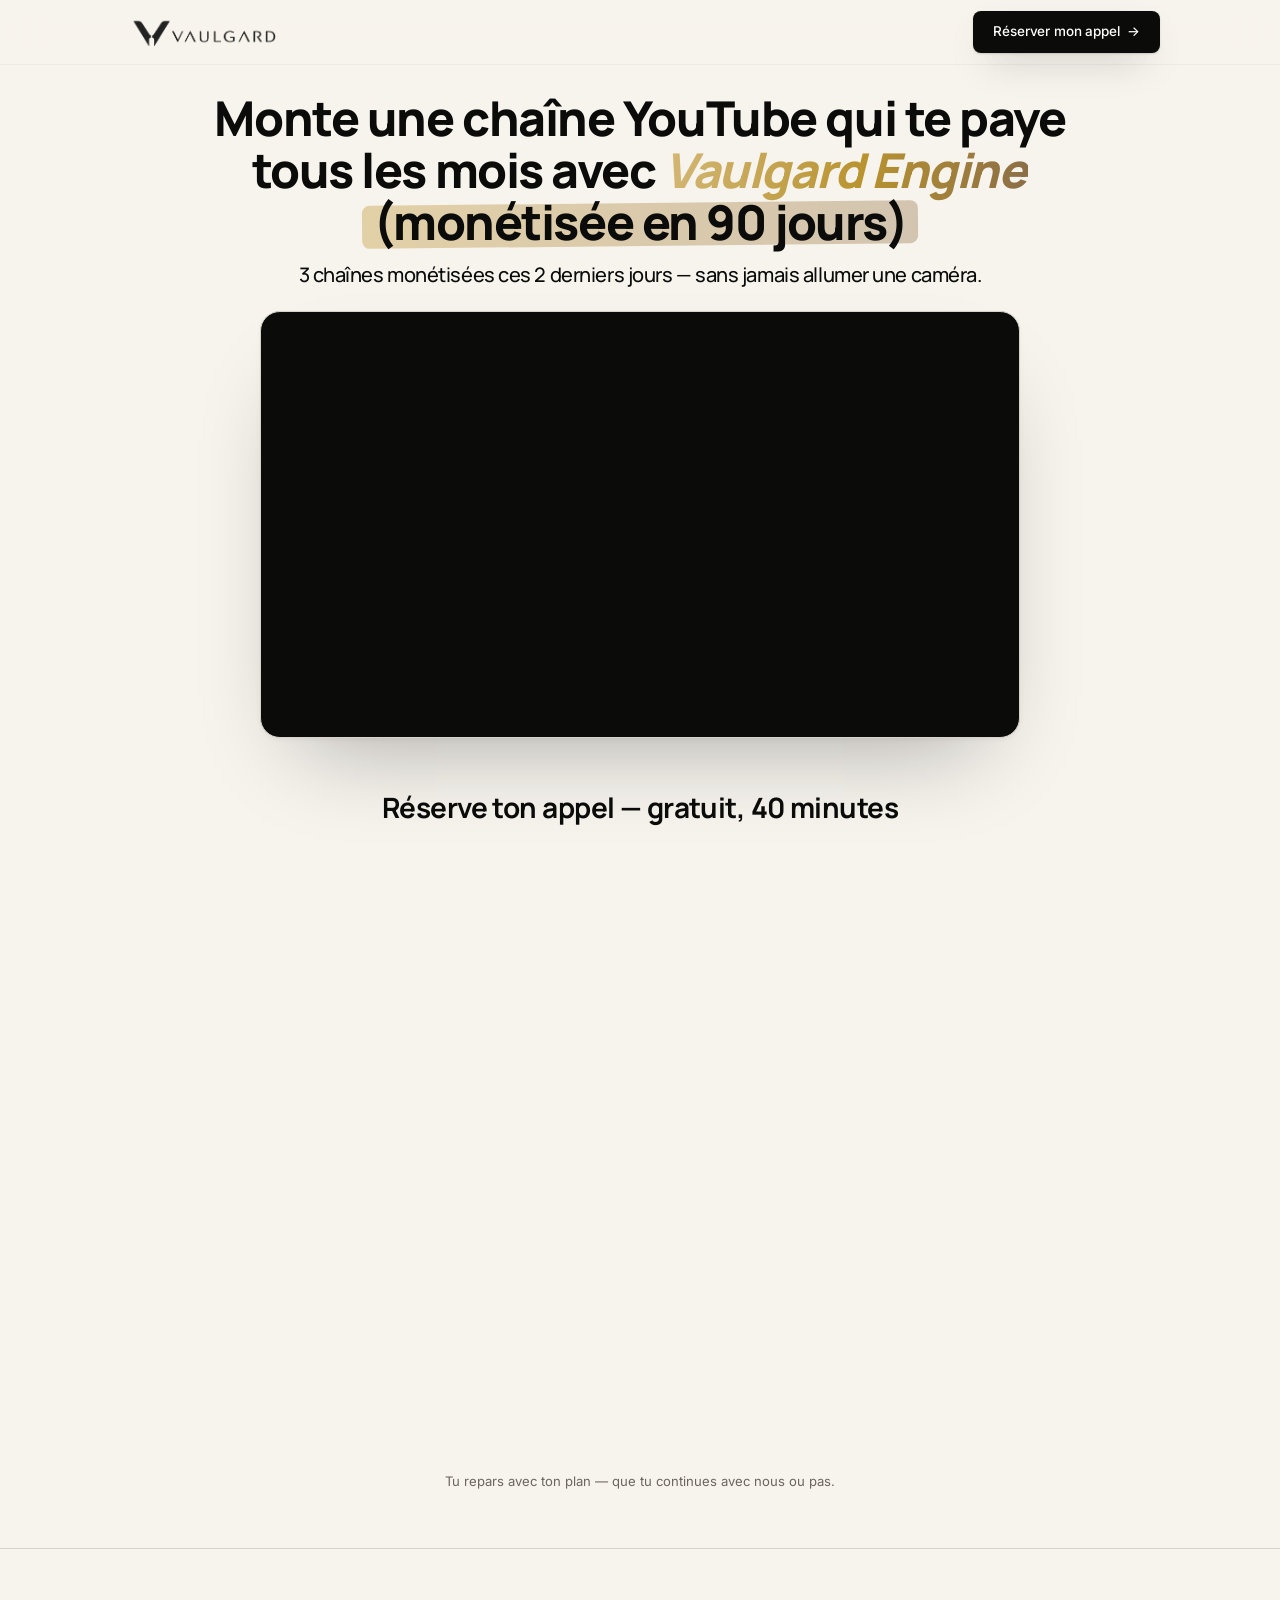
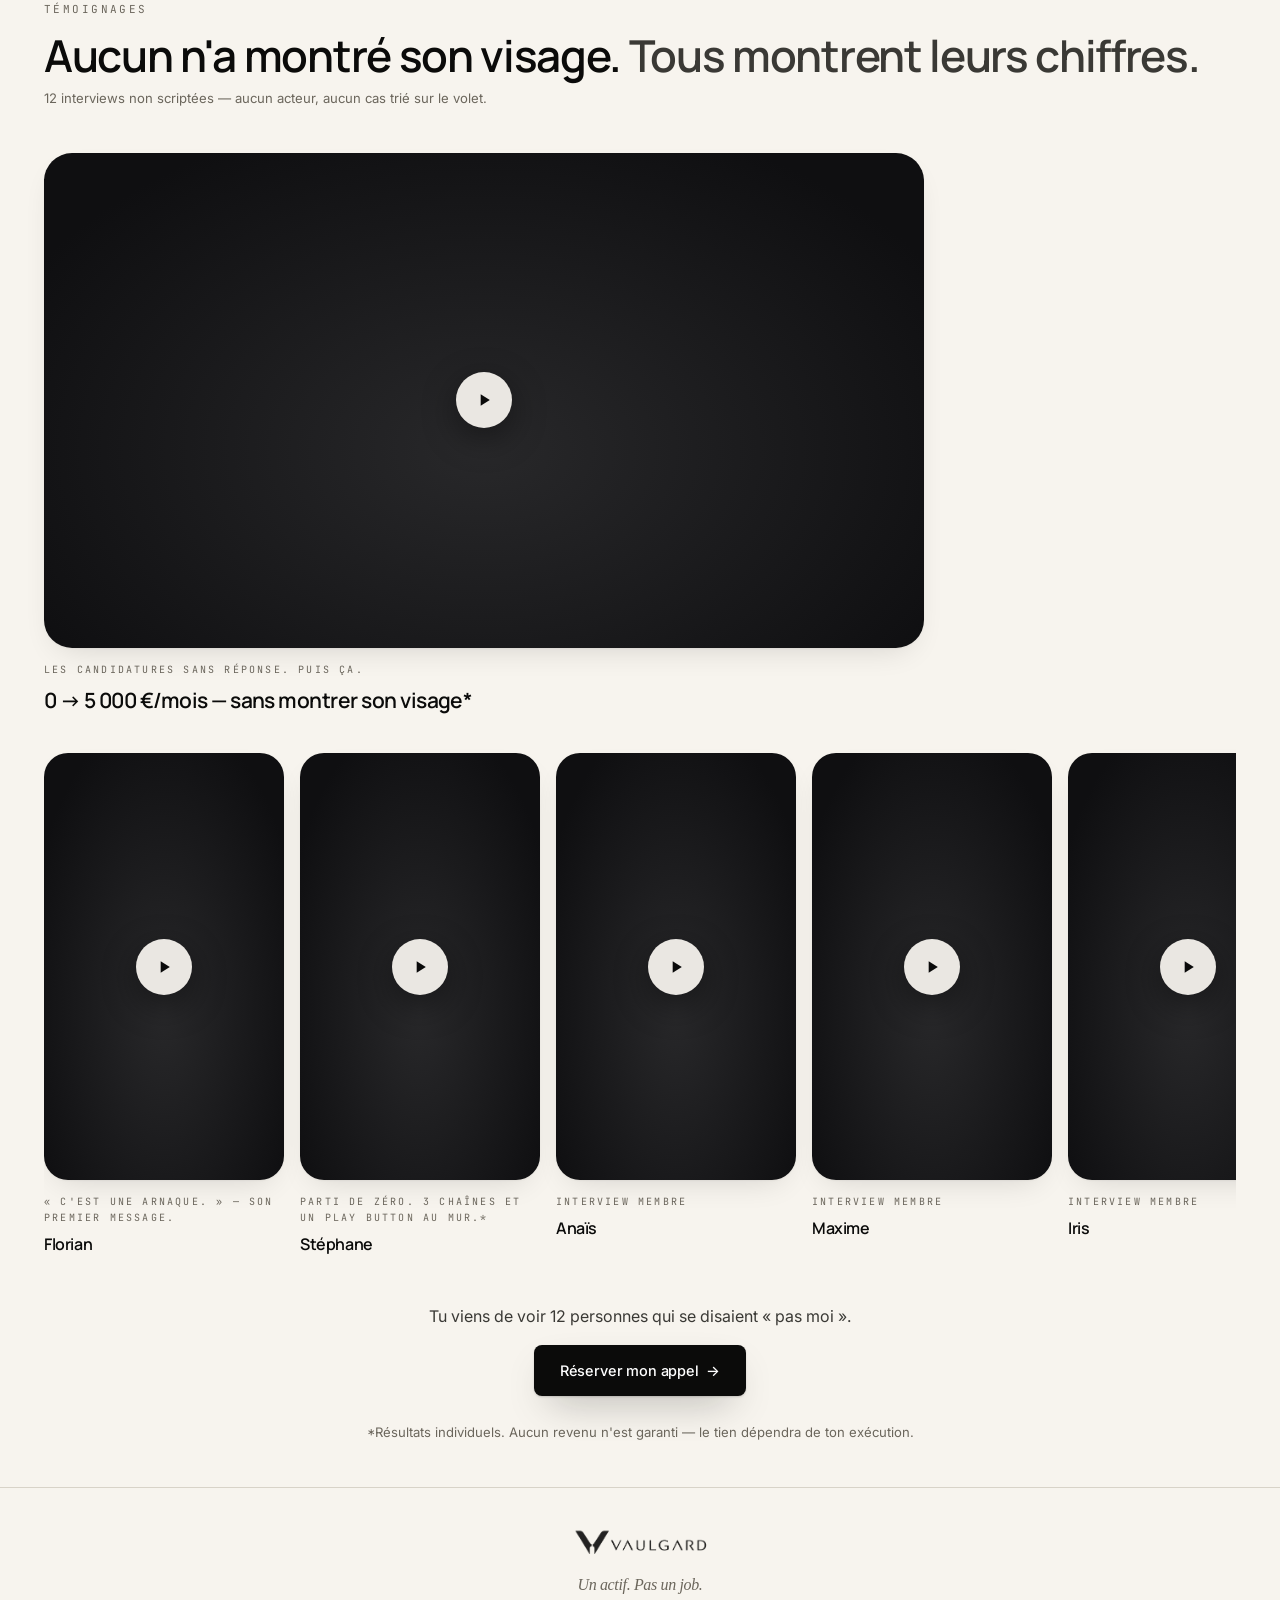
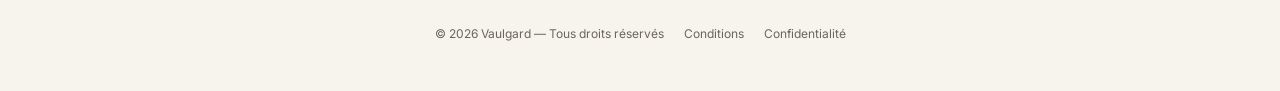
<file: index.html>
<!DOCTYPE html>
<html lang="fr">
<head>
  <meta charset="utf-8" />
  <meta name="viewport" content="width=device-width, initial-scale=1.0" />
  <title>Vaulgard — Monte une chaîne YouTube qui te paye tous les mois</title>
  <meta name="description" content="3 chaînes monétisées ces 2 derniers jours, sans jamais allumer une caméra. Regarde la vidéo puis réserve ton appel — on construit ton plan selon ta situation." />
  <link rel="preconnect" href="https://fonts.googleapis.com" />
  <link rel="preconnect" href="https://fonts.gstatic.com" crossorigin />
  <link href="https://fonts.googleapis.com/css2?family=Manrope:wght@500;600;700;800&family=Inter:ital,wght@0,400;0,500;0,600;1,800&family=JetBrains+Mono:wght@500;600&display=swap" rel="stylesheet" />
  <link rel="stylesheet" href="style.css?v=7" />
  <script src="config.js?v=7"></script>
  <script type="text/javascript" src="https://app.iclosed.io/assets/widget.js" async></script>
</head>
<body>

  <!-- ===== NAV ===== -->
  <nav class="top">
    <div class="inner">
      <a href="index.html"><img src="logo-long.png" alt="Vaulgard" /></a>
      <a class="btn" style="padding:10px 20px; font-size:13.5px" href="#reservation">Réserver mon appel&nbsp;&nbsp;→</a>
    </div>
  </nav>

  <!-- ===== HERO + VSL ===== -->
  <header class="hero">
    <div class="wrap reveal in">
      <h1 id="hero-h1">
        Monte une chaîne YouTube qui te paye
        tous les mois avec <span class="engine">Vaulgard Engine</span><br />
        <span class="hl">(monétisée en 90 jours)</span>
      </h1>
      <p class="sub">3 chaînes monétisées ces 2 derniers jours — sans jamais allumer une caméra.</p>

      <!-- VSL : mets ton fichier dans config.js (VSL_URL) -->
      <div class="vsl" id="vsl">
        <video id="vsl-video" playsinline preload="metadata"></video>
        <div class="overlay" id="vsl-overlay">
          <div class="play">
            <svg width="24" height="24" viewBox="0 0 24 24" fill="#0a0a0a"><path d="M8 5v14l11-7z"/></svg>
          </div>
          <p>▶ L'histoire des 3 chaînes monétisées en 2 jours — 7 min</p>
        </div>
      </div>
    </div>
  </header>

  <!-- ===== RÉSERVATION (iClosed direct) ===== -->
  <section class="booking-shell" id="reservation">
    <h2 class="booking-title">Réserve ton appel — gratuit, 40 minutes</h2>
    <div id="booking-embed">
      <!-- iClosed inline widget begin -->
      <div class="iclosed-widget" data-url="https://app.iclosed.io/e/youtubefreedom/r-serve-ton-appel-avec-vaulgard" title="Réserve ton appel avec Vaulgard" style="width: 100%; height: 620px"></div>
      <!-- iClosed inline widget end -->
    </div>
    <p class="small tcenter" style="margin-top:14px">Tu repars avec ton plan — que tu continues avec nous ou pas.</p>
  </section>

  <!-- ===== TÉMOIGNAGES VIDÉO — le mur des miroirs ===== -->
  <section class="videos" id="temoignages">
    <div class="wrap">
      <div class="eyebrow">Témoignages</div>
      <h2>Aucun n'a montré son visage. <span style="color:var(--ink-soft)">Tous montrent leurs chiffres.</span></h2>
      <p class="small" style="margin-top:8px">12 interviews non scriptées — aucun acteur, aucun cas trié sur le volet.</p>

      <!-- Étude de cas vedette (16:9) : le chiffre nu dans la légende, l'histoire dans la vidéo -->
      <div class="vwide-holder">
        <figure class="vcard-holder">
          <div class="vcard wide" data-wistia="u96fn1lixj" data-title="De chômeur à 5 000 €/mois"></div>
          <figcaption>
            <div class="vtag">Les candidatures sans réponse. Puis ça.</div>
            <div class="vname" style="font-size:21px">0 → 5&nbsp;000&nbsp;€/mois — sans montrer son visage*</div>
          </figcaption>
        </figure>
      </div>

      <!-- Interviews membres (9:16, défilement horizontal) + carte n°14 -->
      <div class="vrow" id="vrow"></div>

      <p class="tcenter" style="margin-top:30px">
        <span class="muted" style="display:block; margin-bottom:16px">Tu viens de voir 12 personnes qui se disaient «&nbsp;pas moi&nbsp;».</span>
        <a class="btn" href="#reservation">Réserver mon appel&nbsp;&nbsp;→</a>
      </p>
      <p class="small tcenter" style="margin-top:26px">*Résultats individuels. Aucun revenu n'est garanti — le tien dépendra de ton exécution.</p>
    </div>
  </section>

  <!-- ===== FOOTER ===== -->
  <footer>
    <div class="wrap">
      <img src="logo-long.png" alt="Vaulgard" />
      <p class="foot-tag">Un actif. Pas un job.</p>
      <div class="foot-legal">
        <span>© 2026 Vaulgard — Tous droits réservés</span>
        <a href="terms.html">Conditions</a>
        <a href="privacy.html">Confidentialité</a>
      </div>
    </div>
  </footer>

  <script>
    (function () {
      const cfg = window.VAULGARD_CONFIG || {};

      /* ==================== BADGE — rareté réelle pilotée par config.js ==================== */
      (function () {
        const el = document.getElementById("badge-places");
        if (!el) return;
        const restantes = cfg.PLACES_RESTANTES;
        const cohorte = cfg.COHORTE || "";
        const prises = cfg.PLACES_PRISES_SEMAINE || 0;
        if (!restantes) { el.textContent = "Cohorte " + cohorte + " complète — liste d'attente"; return; }
        let txt = restantes + " place" + (restantes > 1 ? "s" : "") + (cohorte ? " sur la cohorte de " + cohorte : "");
        if (prises > 0) txt += " · " + prises + " prise" + (prises > 1 ? "s" : "") + " cette semaine";
        el.textContent = txt;
      })();

      /* ==================== VSL ==================== */
      const video = document.getElementById("vsl-video");
      const vslOverlay = document.getElementById("vsl-overlay");
      const vslBox = document.getElementById("vsl");
      const reservation = document.getElementById("reservation");

      if (cfg.VSL_WISTIA_ID) {
        // Player Wistia à la place du <video> (mêmes règles : pas d'avance rapide, fin → réservation)
        vslBox.innerHTML = '<div class="wistia_embed wistia_async_' + cfg.VSL_WISTIA_ID +
          ' playerColor=1d1d1f seo=false" style="width:100%;height:100%"></div>';
        vslBox.style.cursor = "default";
        const s = document.createElement("script");
        s.src = "https://fast.wistia.com/assets/external/E-v1.js";
        s.async = true;
        document.head.appendChild(s);
        window._wq = window._wq || [];
        window._wq.push({
          id: cfg.VSL_WISTIA_ID,
          onReady: function (w) {
            let maxSeen = 0;
            // maxSeen n'avance que par lecture continue (petits pas) — un saut ne compte pas
            w.bind("timechange", function (t) {
              if (t > maxSeen && t <= maxSeen + 2) maxSeen = t;
            });
            w.bind("seek", function (t) { if (t > maxSeen + 2) w.time(maxSeen); });
            w.bind("end", function () { reservation.scrollIntoView({ behavior: "smooth" }); });
          },
        });
      } else {
        if (cfg.VSL_URL) video.src = cfg.VSL_URL;
        if (cfg.VSL_POSTER) video.poster = cfg.VSL_POSTER;

        let maxSeen = 0;
        video.addEventListener("timeupdate", () => {
          if (video.currentTime > maxSeen) maxSeen = video.currentTime;
        });
        video.addEventListener("seeking", () => {
          if (video.currentTime > maxSeen + 1) video.currentTime = maxSeen;
        });
        // au pic de désir (fin de la vidéo), on amène la réservation — pas de vide
        video.addEventListener("ended", () => {
          reservation.scrollIntoView({ behavior: "smooth" });
        });
        vslBox.addEventListener("click", () => {
          if (!cfg.VSL_URL) { reservation.scrollIntoView({ behavior: "smooth" }); return; }
          if (video.paused) { video.muted = false; video.play(); vslOverlay.style.opacity = 0; vslOverlay.style.pointerEvents = "none"; }
          else { video.pause(); vslOverlay.style.opacity = 1; vslOverlay.style.pointerEvents = "auto"; }
        });
      }

      /* ==================== TÉMOIGNAGES VIDÉO (Wistia, façade lazy) ==================== */
      const INTERVIEWS = [
        { name: "Florian", key: "Florian", id: "7ib4vhbiqf" },
        { name: "Anaïs", key: "Anaïs", id: "6h39q9zx93" },
        { name: "Maxime", key: "Maxime-1", id: "0tf9fwvzmh" },
        { name: "Stéphane", key: "Stéphane", id: "1qu44s7xac" },
        { name: "Iris", key: "Iris", id: "9jli0af1yh" },
        { name: "Marcus", key: "Marcus", id: "6k0v5708gr" },
        { name: "Yumé", key: "Yumé", id: "wskmkqbqh0" },
        { name: "Théo", key: "Théo", id: "2zv9ci4svz" },
        { name: "Titouan", key: "Titouan", id: "d4lg3hbcz0" },
        { name: "Maxime", key: "Maxime-2", id: "en0ahla7b4" },
        { name: "Léo", key: "Léo", id: "mep8frhphu" },
        { name: "Mathis", key: "Mathis", id: "db6zx6vhhw" },
      ];

      function playIcon() {
        const d = document.createElement("div");
        d.className = "vplay";
        d.innerHTML = '<svg width="20" height="20" viewBox="0 0 24 24" fill="#0a0a0a"><path d="M8 5v14l11-7z"/></svg>';
        return d;
      }

      function armFacade(card) {
        const id = card.dataset.wistia;
        const title = card.dataset.title || "Interview";
        fetch("https://fast.wistia.com/oembed?url=" + encodeURIComponent("https://home.wistia.com/medias/" + id) + "&format=json")
          .then((r) => r.json())
          .then((d) => {
            if (d && d.thumbnail_url) {
              const img = document.createElement("img");
              img.src = d.thumbnail_url;
              img.alt = "";
              img.loading = "lazy";
              card.prepend(img);
            }
          })
          .catch(() => {});
        card.appendChild(playIcon());
        card.addEventListener("click", () => {
          card.innerHTML = '<iframe src="https://fast.wistia.net/embed/iframe/' + id +
            '?seo=false&playerColor=1d1d1f&videoFoam=true&autoPlay=true" title="' + title +
            '" allow="autoplay; fullscreen; picture-in-picture" allowfullscreen></iframe>';
        }, { once: true });
      }

      const vrow = document.getElementById("vrow");
      const froms = cfg.INTERVIEWS_FROM || {};
      const metas = cfg.INTERVIEWS_META || {};
      const order = cfg.INTERVIEWS_ORDER || [];
      const byKey = {};
      INTERVIEWS.forEach((it) => { byKey[it.key] = it; });
      const sorted = order.map((k) => byKey[k]).filter(Boolean)
        .concat(INTERVIEWS.filter((it) => !order.includes(it.key)));

      sorted.forEach((it) => {
        const from = (froms[it.key] || "").trim();
        const meta = (metas[it.key] || "").trim();
        const fig = document.createElement("figure");
        fig.className = "vcard-holder vslot";
        fig.innerHTML =
          '<div class="vcard" data-wistia="' + it.id + '" data-title="Interview ' + it.name + '"></div>' +
          '<figcaption><div class="vtag">' + (from || "Interview membre") + '</div>' +
          '<div class="vname">' + it.name + (meta ? ' <span class="vmeta">· ' + meta + "</span>" : "") + "</div></figcaption>";
        vrow.appendChild(fig);
      });

      // La 14e carte : l'histoire du visiteur (simulation mentale → réservation)
      const cta = document.createElement("figure");
      cta.className = "vcard-holder vslot vslot-cta";
      cta.innerHTML =
        '<a class="vcard cta-card" href="#reservation">' +
        '<span class="n14">N°13</span>' +
        "<span class=\"cta-line\">L'histoire n°13.<br />La tienne.</span>" +
        '<span class="cta-sub">Imagine ton interview ici, dans 6 mois.</span>' +
        '<span class="btn" style="pointer-events:none">Réserver mon appel →</span>' +
        "</a>";
      vrow.appendChild(cta);

      document.querySelectorAll(".vcard:not(.cta-card)").forEach(armFacade);
    })();
  </script>
</body>
</html>
</file>
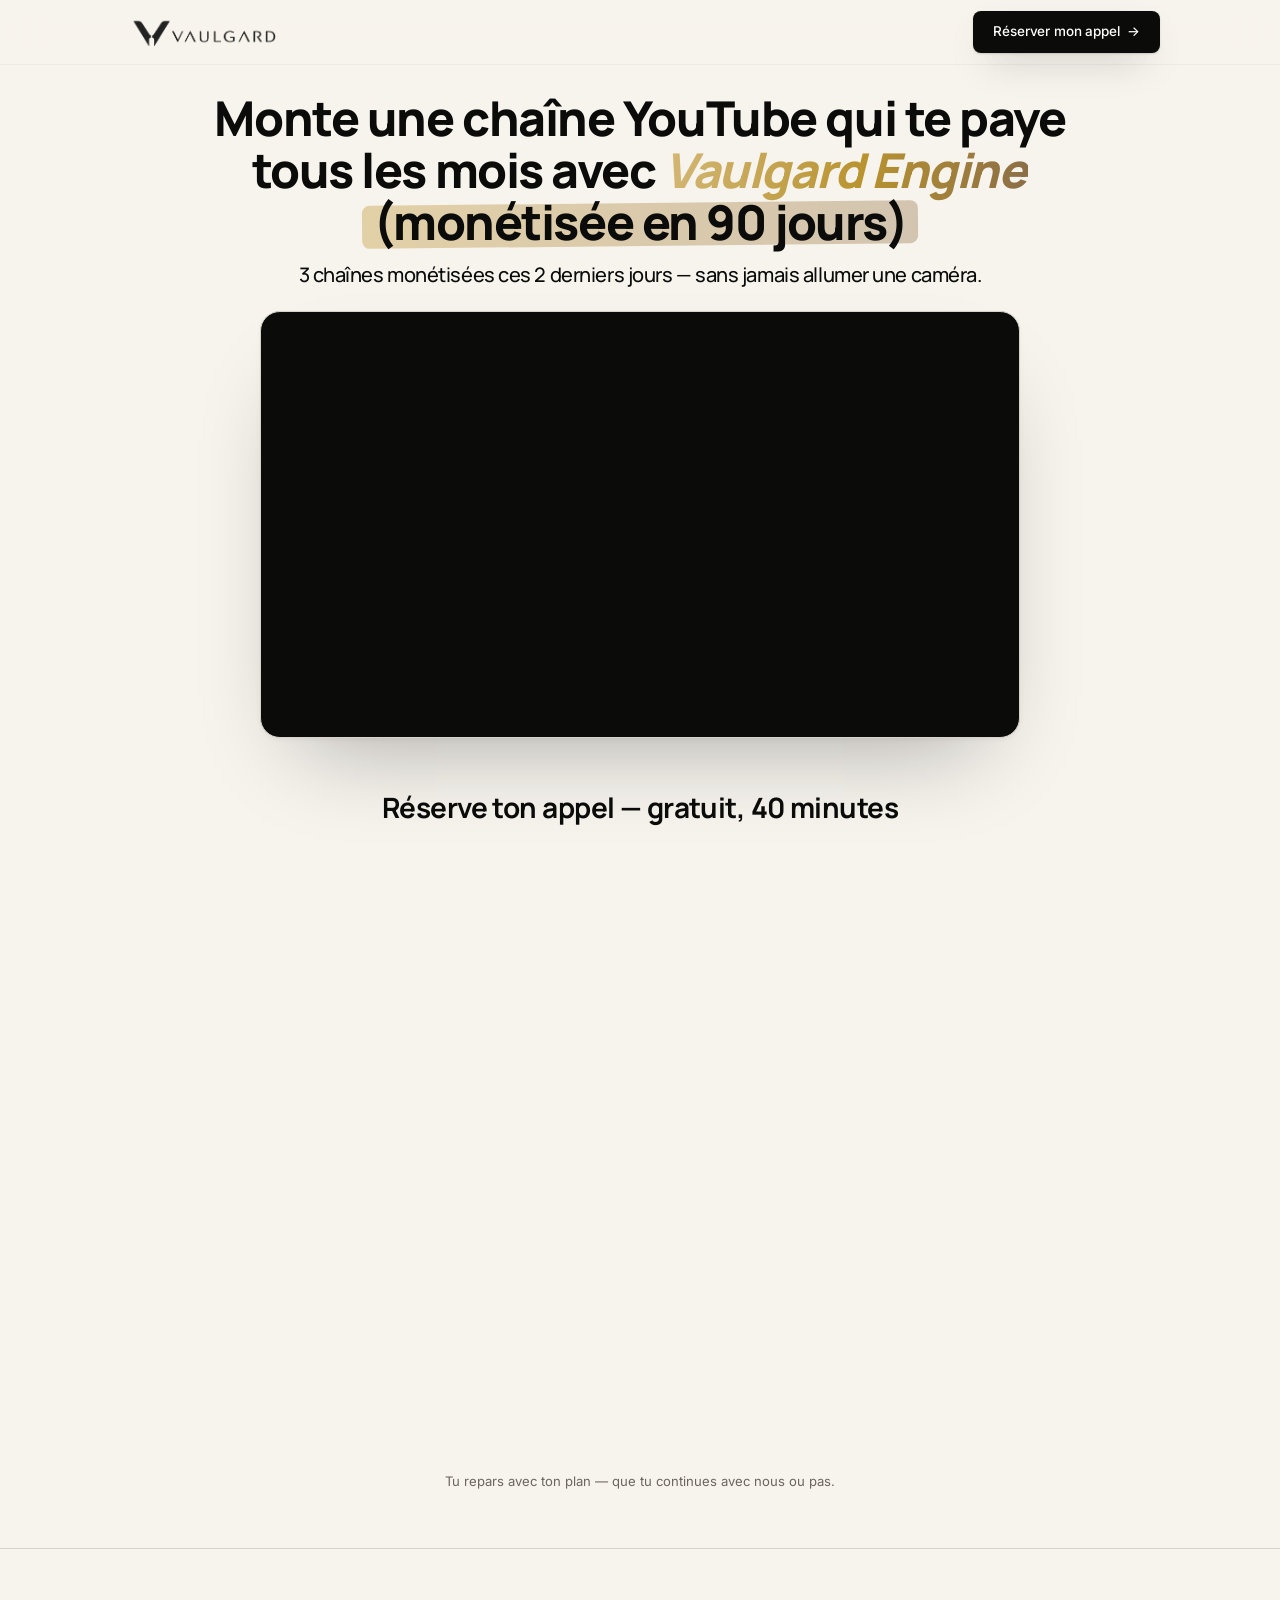
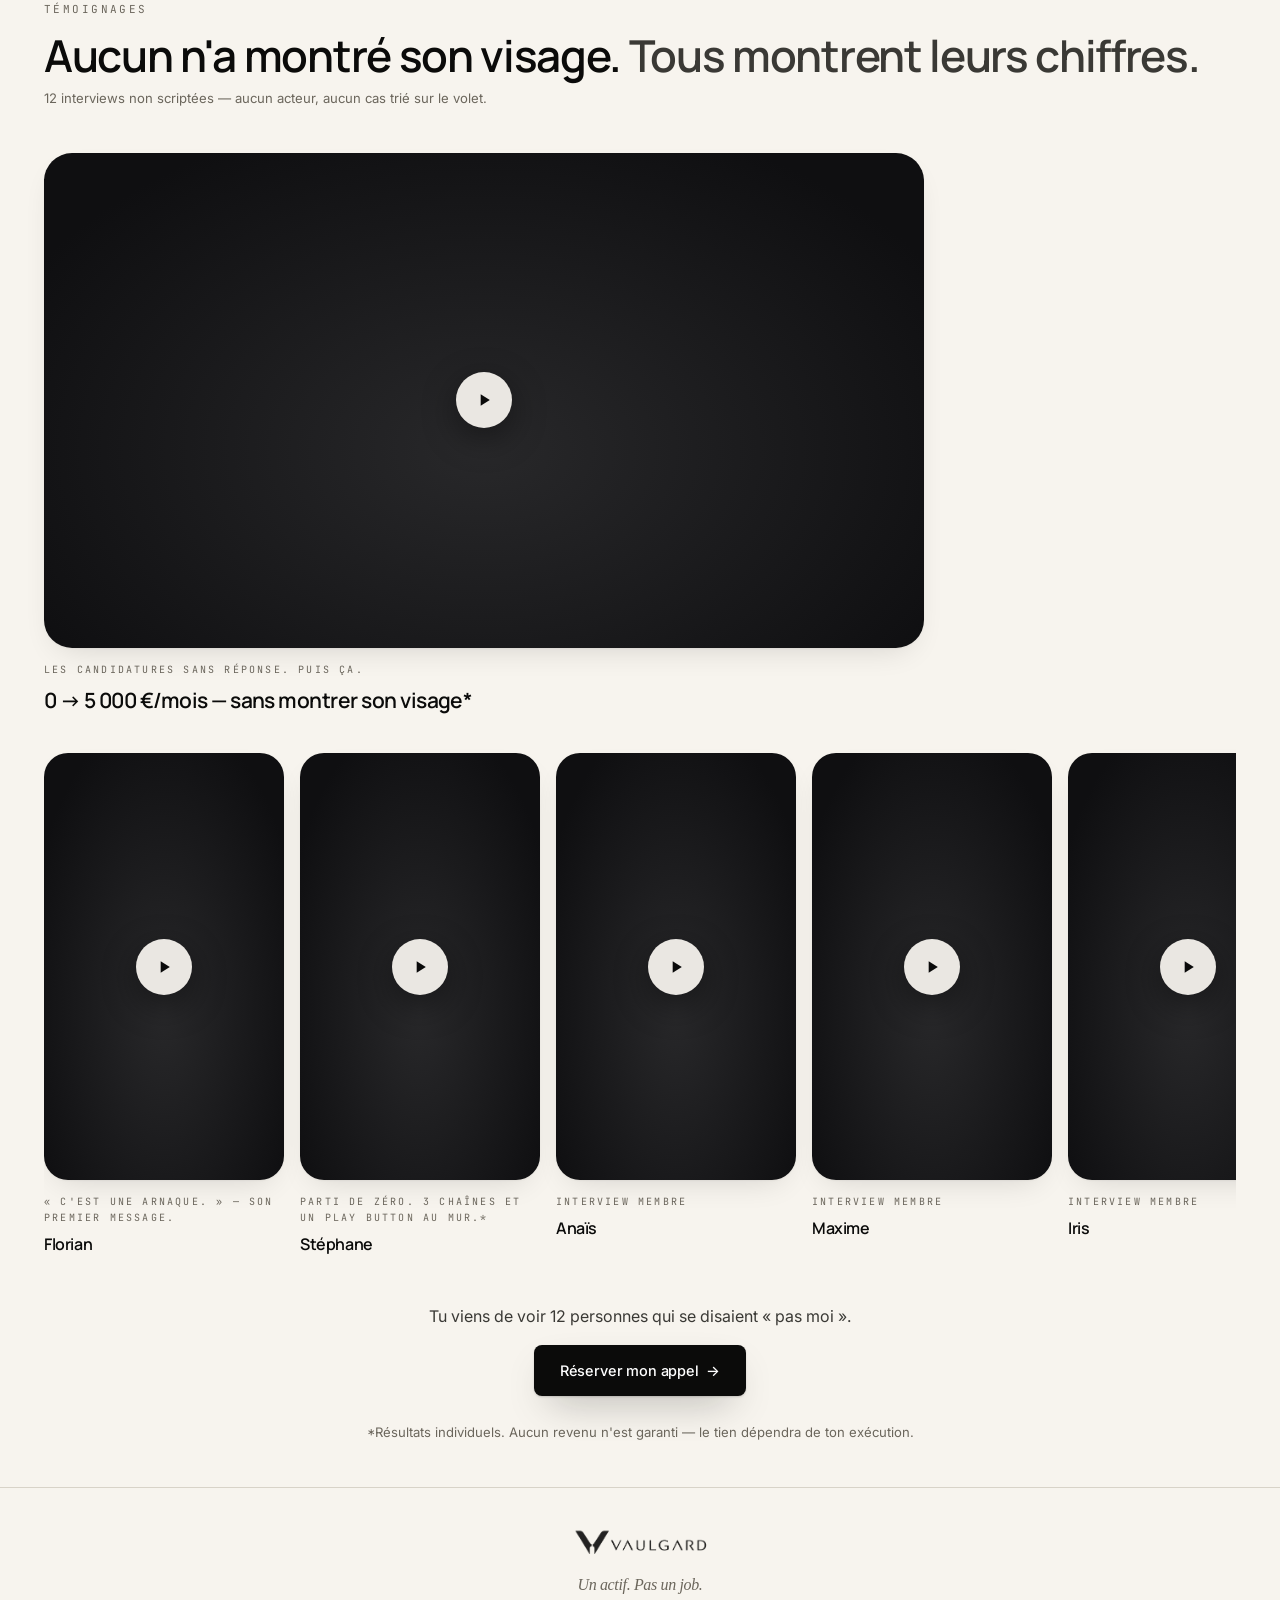
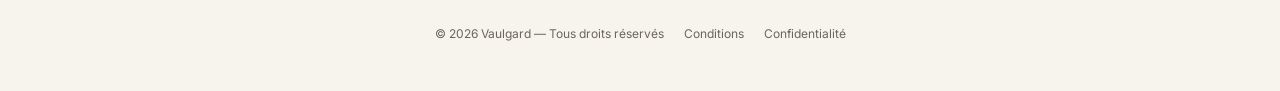
<file: apply.html>
<!DOCTYPE html>
<html lang="fr"><head><meta charset="utf-8"/>
<meta http-equiv="refresh" content="0; url=index.html"/>
<title>Redirection — Vaulgard</title>
<script>location.replace("index.html" + location.search);</script>
</head><body></body></html>
</file>
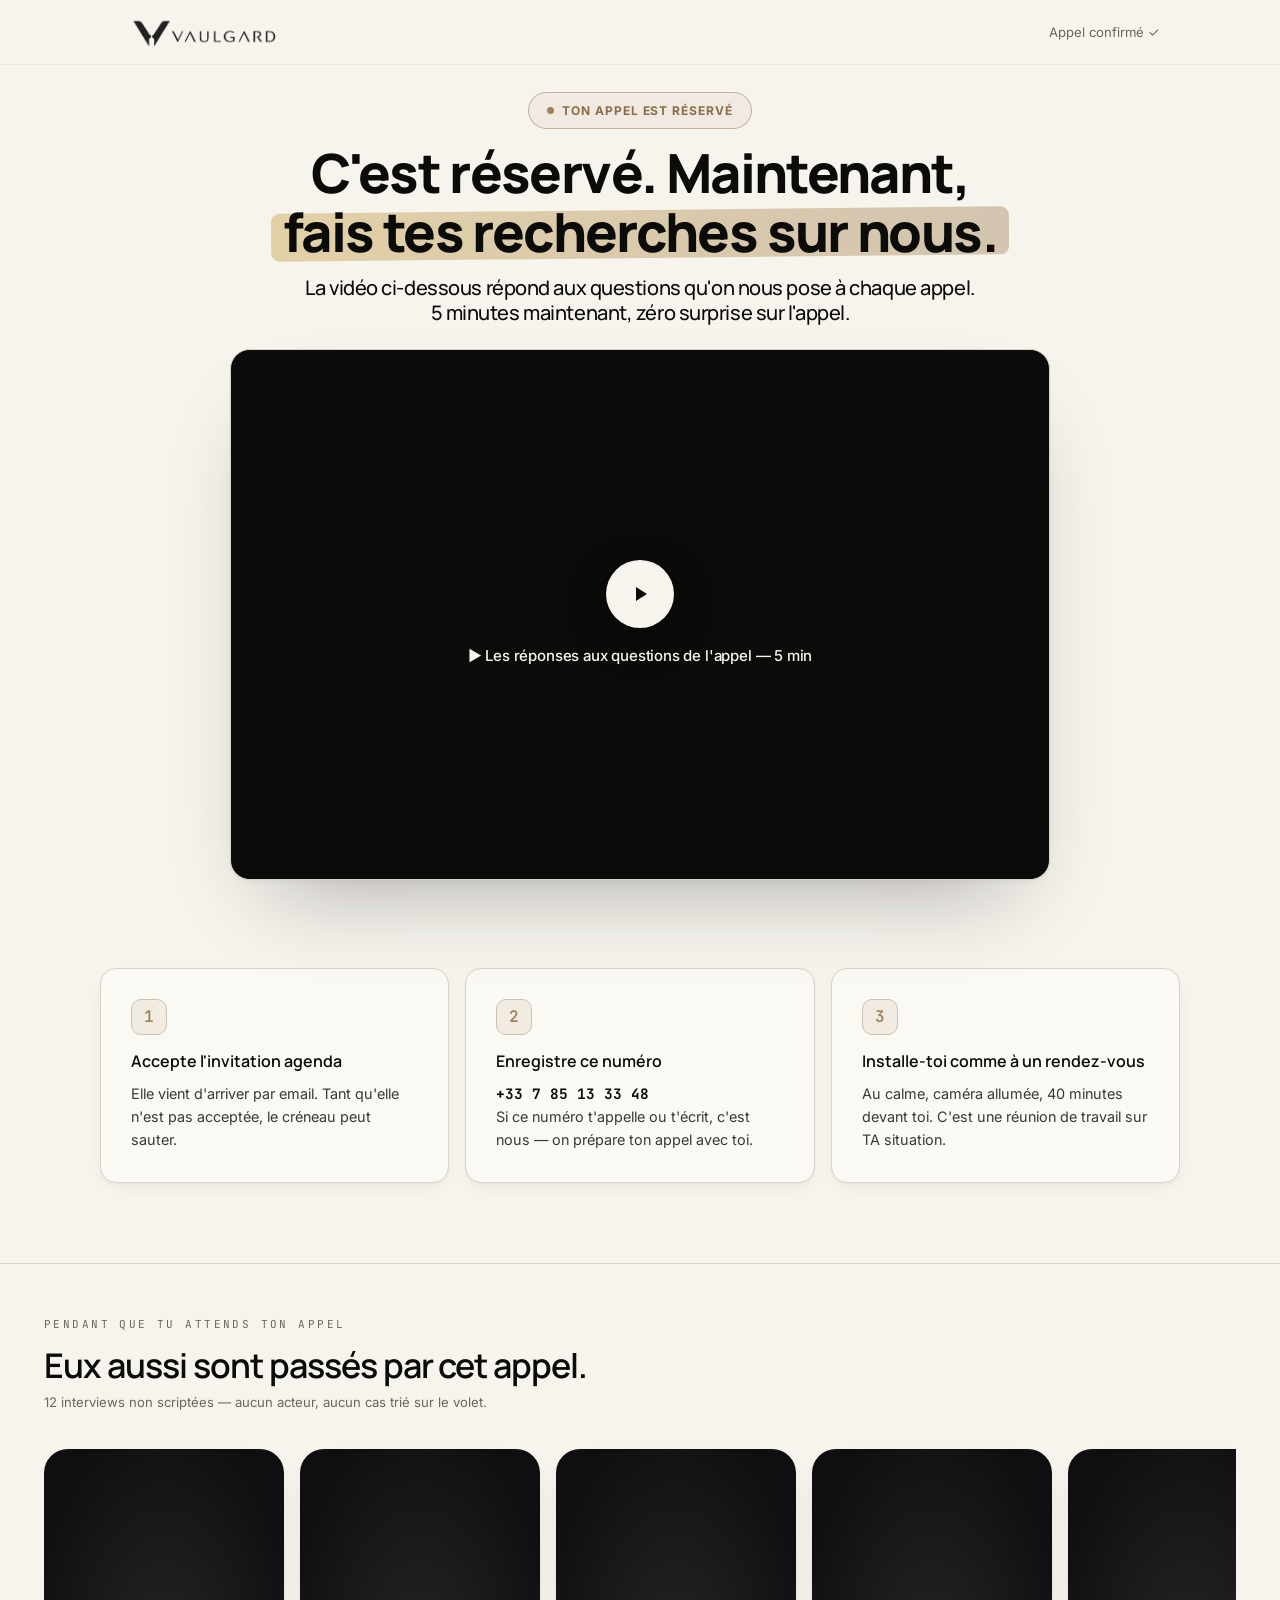
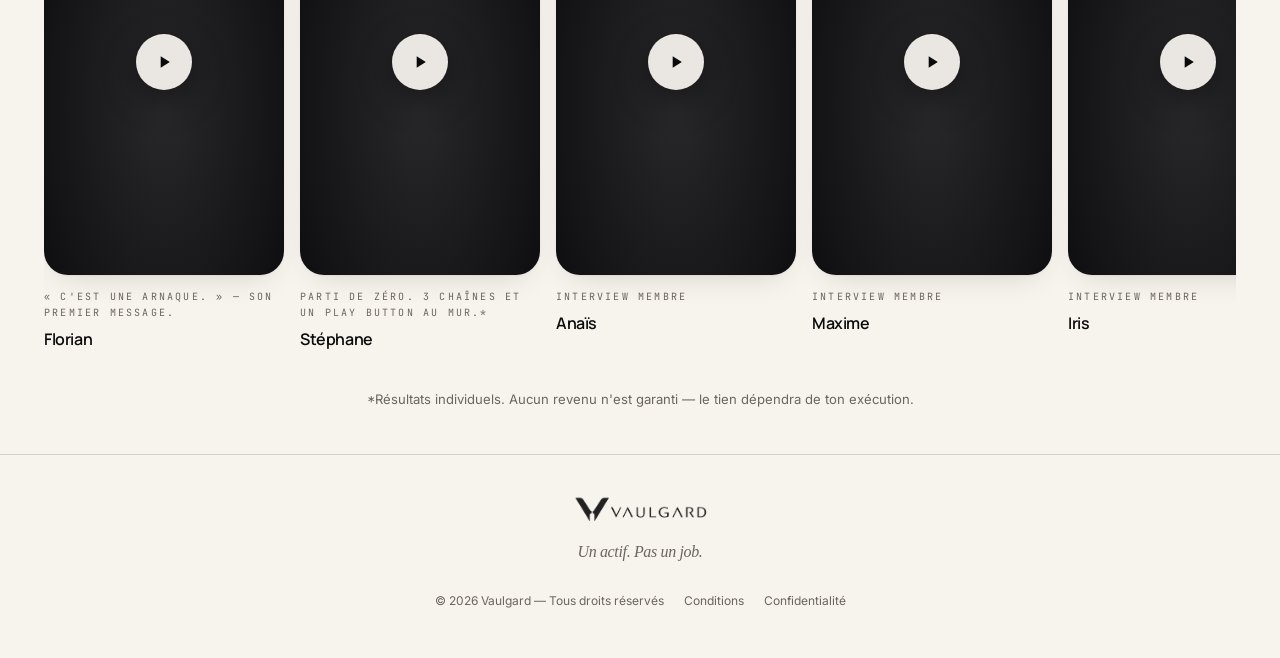
<file: confirmation.html>
<!DOCTYPE html>
<html lang="fr">
<head>
  <meta charset="utf-8" />
  <meta name="viewport" content="width=device-width, initial-scale=1.0" />
  <title>C'est réservé — Vaulgard</title>
  <meta name="robots" content="noindex" />
  <meta name="description" content="Ton appel est réservé. Prépare-le en 5 minutes : les réponses aux questions qu'on nous pose à chaque appel." />
  <link rel="preconnect" href="https://fonts.googleapis.com" />
  <link rel="preconnect" href="https://fonts.gstatic.com" crossorigin />
  <link href="https://fonts.googleapis.com/css2?family=Manrope:wght@500;600;700;800&family=Inter:ital,wght@0,400;0,500;0,600;1,800&family=JetBrains+Mono:wght@500;600&display=swap" rel="stylesheet" />
  <link rel="stylesheet" href="style.css?v=7" />
  <script src="config.js?v=7"></script>
</head>
<body>

  <!-- ===== NAV ===== -->
  <nav class="top">
    <div class="inner">
      <a href="index.html"><img src="logo-long.png" alt="Vaulgard" /></a>
      <span class="small">Appel confirmé ✓</span>
    </div>
  </nav>

  <!-- ===== HERO + VIDÉO PRINCIPALE ===== -->
  <header class="hero" style="padding-bottom:40px">
    <div class="wrap">
      <div class="hero-badge"><span class="dot"></span> Ton appel est réservé</div>
      <h1 style="font-size:clamp(30px,4.6vw,54px)">
        C'est réservé. Maintenant,<br />
        <span class="hl">fais tes recherches sur nous.</span>
      </h1>
      <p class="sub">La vidéo ci-dessous répond aux questions qu'on nous pose à chaque appel.<br />
      5 minutes maintenant, zéro surprise sur l'appel.</p>

      <!-- Vidéo principale : mp4 (chapitres cliquables) ou Wistia — config.js -->
      <div class="vsl" id="confirm-video" style="max-width:820px">
        <video id="cv" playsinline preload="metadata" style="display:none"></video>
        <div class="overlay" id="cv-overlay">
          <div class="play">
            <svg width="24" height="24" viewBox="0 0 24 24" fill="#0a0a0a"><path d="M8 5v14l11-7z"/></svg>
          </div>
          <p>▶ Les réponses aux questions de l'appel — 5 min</p>
        </div>
      </div>
      <div class="chapters" id="chapters"></div>
    </div>
  </header>

  <!-- ===== LES 3 CHOSES À FAIRE ===== -->
  <section class="wrap" style="padding:30px 24px 20px">
    <div class="steps-row">
      <div class="card step-card">
        <div class="step-n">1</div>
        <h3>Accepte l'invitation agenda</h3>
        <p>Elle vient d'arriver par email. Tant qu'elle n'est pas acceptée, le créneau peut sauter.</p>
      </div>
      <div class="card step-card" id="phone-card">
        <div class="step-n">2</div>
        <h3>Enregistre ce numéro</h3>
        <p><b id="team-phone" style="font-family:var(--font-mono); color:var(--ink)"></b><br />
        Si ce numéro t'appelle ou t'écrit, c'est nous — on prépare ton appel avec toi.</p>
      </div>
      <div class="card step-card">
        <div class="step-n">3</div>
        <h3>Installe-toi comme à un rendez-vous</h3>
        <p>Au calme, caméra allumée, 40 minutes devant toi. C'est une réunion de travail sur TA situation.</p>
      </div>
    </div>
  </section>

  <!-- ===== BREAKOUT VIDEOS — les questions des calls ===== -->
  <section class="wrap" id="breakouts-section" style="padding:60px 24px 20px">
    <div class="eyebrow">Avant ton appel</div>
    <h2 style="font-size:clamp(22px,3vw,34px)">Les questions que tout le monde pose.<br /><span style="color:var(--ink-soft)">Réponses courtes, sans rendez-vous.</span></h2>
    <div class="breakout-grid" id="breakouts"></div>
  </section>

  <!-- ===== MUR DE TÉMOIGNAGES (volume) ===== -->
  <section class="videos" id="temoignages" style="border-top:1px solid var(--line); margin-top:60px">
    <div class="wrap">
      <div class="eyebrow">Pendant que tu attends ton appel</div>
      <h2 style="font-size:clamp(22px,3vw,34px)">Eux aussi sont passés par cet appel.</h2>
      <p class="small" style="margin-top:8px">12 interviews non scriptées — aucun acteur, aucun cas trié sur le volet.</p>
      <div class="vrow" id="vrow"></div>
      <p class="small tcenter" style="margin-top:20px">*Résultats individuels. Aucun revenu n'est garanti — le tien dépendra de ton exécution.</p>
    </div>
  </section>

  <!-- ===== FOOTER ===== -->
  <footer>
    <div class="wrap">
      <img src="logo-long.png" alt="Vaulgard" />
      <p class="foot-tag">Un actif. Pas un job.</p>
      <div class="foot-legal">
        <span>© 2026 Vaulgard — Tous droits réservés</span>
        <a href="terms.html">Conditions</a>
        <a href="privacy.html">Confidentialité</a>
      </div>
    </div>
  </footer>

  <script>
    (function () {
      const cfg = window.VAULGARD_CONFIG || {};

      /* ===== numéro de l'équipe ===== */
      const phone = (cfg.TEAM_PHONE || "").trim();
      if (phone) document.getElementById("team-phone").textContent = phone;
      else document.getElementById("phone-card").style.display = "none";

      /* ===== vidéo principale : mp4 avec chapitres cliquables, sinon Wistia ===== */
      const box = document.getElementById("confirm-video");
      const video = document.getElementById("cv");
      const overlay = document.getElementById("cv-overlay");
      const chaptersEl = document.getElementById("chapters");
      const mp4 = (cfg.CONFIRM_VIDEO_URL || "").trim();
      const wistia = (cfg.CONFIRM_WISTIA_ID || "").trim();

      function renderChapters(clickable) {
        (cfg.CONFIRM_CHAPTERS || []).forEach(([sec, titre]) => {
          const b = document.createElement("button");
          b.className = "chapter";
          const m = Math.floor(sec / 60), s = sec % 60;
          b.innerHTML = "<b>" + m + ":" + String(s).padStart(2, "0") + "</b> " + titre;
          if (clickable) {
            b.addEventListener("click", () => {
              video.currentTime = sec;
              video.play();
              overlay.style.opacity = 0;
              overlay.style.pointerEvents = "none";
            });
          } else { b.style.cursor = "default"; }
          chaptersEl.appendChild(b);
        });
      }

      if (mp4) {
        video.style.display = "block";
        video.src = mp4;
        if (cfg.VSL_POSTER) video.poster = cfg.VSL_POSTER;
        box.addEventListener("click", () => {
          if (video.paused) { video.muted = false; video.play(); overlay.style.opacity = 0; overlay.style.pointerEvents = "none"; }
          else { video.pause(); overlay.style.opacity = 1; overlay.style.pointerEvents = "auto"; }
        });
        renderChapters(true);
      } else if (wistia) {
        if (cfg.CONFIRM_ASPECT) box.style.aspectRatio = String(cfg.CONFIRM_ASPECT);
        // miniature Wistia derrière l'overlay avant le clic
        fetch("https://fast.wistia.com/oembed?url=" + encodeURIComponent("https://home.wistia.com/medias/" + wistia) + "&format=json")
          .then((r) => r.json())
          .then((d) => {
            if (d && d.thumbnail_url && !box.querySelector("iframe")) {
              const img = document.createElement("img");
              img.src = d.thumbnail_url; img.alt = "";
              img.style.cssText = "position:absolute;inset:0;width:100%;height:100%;object-fit:cover";
              box.prepend(img);
            }
          }).catch(() => {});
        box.addEventListener("click", () => {
          box.innerHTML = '<iframe src="https://fast.wistia.net/embed/iframe/' + wistia +
            '?seo=false&videoFoam=true&autoPlay=true" title="Prépare ton appel" allow="autoplay; fullscreen" allowfullscreen style="position:absolute;inset:0;width:100%;height:100%;border:0"></iframe>';
        }, { once: true });
        renderChapters(false);
      } else {
        overlay.querySelector("p").textContent = "Vidéo à ajouter dans config.js (CONFIRM_VIDEO_URL ou CONFIRM_WISTIA_ID)";
        renderChapters(false);
      }

      /* ===== breakout videos ===== */
      const grid = document.getElementById("breakouts");
      const breakouts = (cfg.BREAKOUTS || []).filter((b) => b.titre);
      if (!breakouts.length) document.getElementById("breakouts-section").style.display = "none";
      breakouts.forEach((b) => {
        const fig = document.createElement("figure");
        fig.className = "vcard-holder";
        const hasVid = (b.wistia || "").trim();
        fig.innerHTML =
          '<div class="vcard wide breakout" ' + (hasVid ? 'data-wistia="' + b.wistia + '"' : "") + "></div>" +
          '<figcaption><div class="vname" style="font-size:16px">' + b.titre + "</div></figcaption>";
        grid.appendChild(fig);
        const card = fig.querySelector(".vcard");
        if (hasVid) {
          armWistia(card, b.wistia, b.titre);
        } else {
          card.innerHTML = '<div class="soon">Réponse en vidéo — bientôt</div>';
          card.style.cursor = "default";
        }
      });

      function playIcon() {
        const d = document.createElement("div");
        d.className = "vplay";
        d.innerHTML = '<svg width="20" height="20" viewBox="0 0 24 24" fill="#0a0a0a"><path d="M8 5v14l11-7z"/></svg>';
        return d;
      }

      function armWistia(card, id, title) {
        fetch("https://fast.wistia.com/oembed?url=" + encodeURIComponent("https://home.wistia.com/medias/" + id) + "&format=json")
          .then((r) => r.json())
          .then((d) => {
            if (d && d.thumbnail_url) {
              const img = document.createElement("img");
              img.src = d.thumbnail_url; img.alt = ""; img.loading = "lazy";
              card.prepend(img);
            }
          }).catch(() => {});
        card.appendChild(playIcon());
        card.addEventListener("click", () => {
          card.innerHTML = '<iframe src="https://fast.wistia.net/embed/iframe/' + id +
            '?seo=false&videoFoam=true&autoPlay=true" title="' + title + '" allow="autoplay; fullscreen" allowfullscreen></iframe>';
        }, { once: true });
      }

      /* ===== mur de témoignages (mêmes 13 vidéos que la landing) ===== */
      const INTERVIEWS = [
        { name: "Florian", key: "Florian", id: "7ib4vhbiqf" },
        { name: "Anaïs", key: "Anaïs", id: "6h39q9zx93" },
        { name: "Maxime", key: "Maxime-1", id: "0tf9fwvzmh" },
        { name: "Stéphane", key: "Stéphane", id: "1qu44s7xac" },
        { name: "Iris", key: "Iris", id: "9jli0af1yh" },
        { name: "Marcus", key: "Marcus", id: "6k0v5708gr" },
        { name: "Yumé", key: "Yumé", id: "wskmkqbqh0" },
        { name: "Théo", key: "Théo", id: "2zv9ci4svz" },
        { name: "Titouan", key: "Titouan", id: "d4lg3hbcz0" },
        { name: "Maxime", key: "Maxime-2", id: "en0ahla7b4" },
        { name: "Léo", key: "Léo", id: "mep8frhphu" },
        { name: "Mathis", key: "Mathis", id: "db6zx6vhhw" },
      ];
      const froms = cfg.INTERVIEWS_FROM || {};
      const metas = cfg.INTERVIEWS_META || {};
      const order = cfg.INTERVIEWS_ORDER || [];
      const byKey = {};
      INTERVIEWS.forEach((it) => { byKey[it.key] = it; });
      const sorted = order.map((k) => byKey[k]).filter(Boolean)
        .concat(INTERVIEWS.filter((it) => !order.includes(it.key)));
      const vrow = document.getElementById("vrow");
      sorted.forEach((it) => {
        const from = (froms[it.key] || "").trim();
        const meta = (metas[it.key] || "").trim();
        const fig = document.createElement("figure");
        fig.className = "vcard-holder vslot";
        fig.innerHTML =
          '<div class="vcard" data-wistia="' + it.id + '"></div>' +
          '<figcaption><div class="vtag">' + (from || "Interview membre") + '</div>' +
          '<div class="vname">' + it.name + (meta ? ' <span class="vmeta">· ' + meta + "</span>" : "") + "</div></figcaption>";
        vrow.appendChild(fig);
        armWistia(fig.querySelector(".vcard"), it.id, "Interview " + it.name);
      });
    })();
  </script>
</body>
</html>
</file>
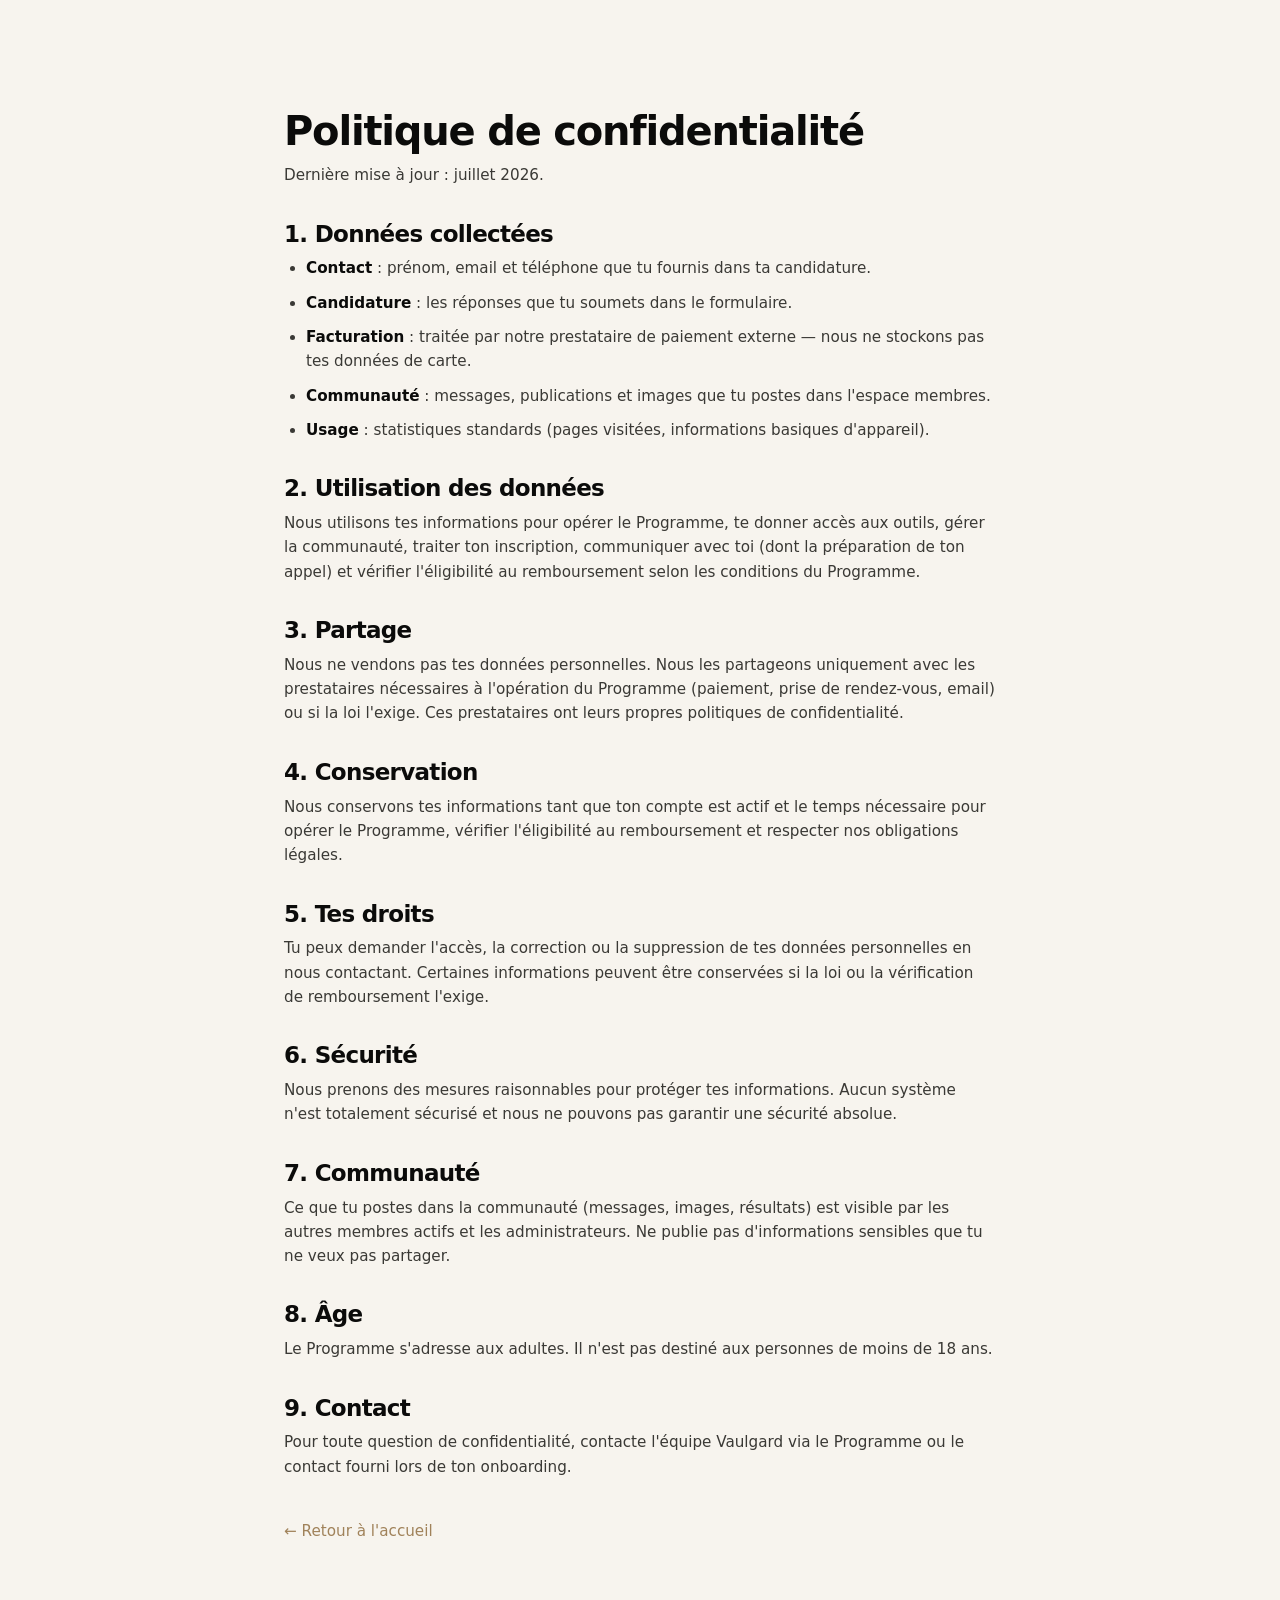
<file: privacy.html>
<!DOCTYPE html>
<html lang="fr">
<head>
  <meta charset="utf-8" />
  <meta name="viewport" content="width=device-width, initial-scale=1.0" />
  <title>Politique de confidentialité | Vaulgard</title>
  <link rel="stylesheet" href="style.css" />
</head>
<body>
  <div class="glow"></div>

  <div class="legal">
    <h1>Politique de confidentialité</h1>
    <p class="small">Dernière mise à jour : juillet 2026.</p>

    <h2>1. Données collectées</h2>
    <ul>
      <li><b style="color:var(--text)">Contact</b> : prénom, email et téléphone que tu fournis dans ta candidature.</li>
      <li><b style="color:var(--text)">Candidature</b> : les réponses que tu soumets dans le formulaire.</li>
      <li><b style="color:var(--text)">Facturation</b> : traitée par notre prestataire de paiement externe — nous ne stockons pas tes données de carte.</li>
      <li><b style="color:var(--text)">Communauté</b> : messages, publications et images que tu postes dans l'espace membres.</li>
      <li><b style="color:var(--text)">Usage</b> : statistiques standards (pages visitées, informations basiques d'appareil).</li>
    </ul>

    <h2>2. Utilisation des données</h2>
    <p>Nous utilisons tes informations pour opérer le Programme, te donner accès aux outils, gérer la communauté, traiter ton inscription, communiquer avec toi (dont la préparation de ton appel) et vérifier l'éligibilité au remboursement selon les conditions du Programme.</p>

    <h2>3. Partage</h2>
    <p>Nous ne vendons pas tes données personnelles. Nous les partageons uniquement avec les prestataires nécessaires à l'opération du Programme (paiement, prise de rendez-vous, email) ou si la loi l'exige. Ces prestataires ont leurs propres politiques de confidentialité.</p>

    <h2>4. Conservation</h2>
    <p>Nous conservons tes informations tant que ton compte est actif et le temps nécessaire pour opérer le Programme, vérifier l'éligibilité au remboursement et respecter nos obligations légales.</p>

    <h2>5. Tes droits</h2>
    <p>Tu peux demander l'accès, la correction ou la suppression de tes données personnelles en nous contactant. Certaines informations peuvent être conservées si la loi ou la vérification de remboursement l'exige.</p>

    <h2>6. Sécurité</h2>
    <p>Nous prenons des mesures raisonnables pour protéger tes informations. Aucun système n'est totalement sécurisé et nous ne pouvons pas garantir une sécurité absolue.</p>

    <h2>7. Communauté</h2>
    <p>Ce que tu postes dans la communauté (messages, images, résultats) est visible par les autres membres actifs et les administrateurs. Ne publie pas d'informations sensibles que tu ne veux pas partager.</p>

    <h2>8. Âge</h2>
    <p>Le Programme s'adresse aux adultes. Il n'est pas destiné aux personnes de moins de 18 ans.</p>

    <h2>9. Contact</h2>
    <p>Pour toute question de confidentialité, contacte l'équipe Vaulgard via le Programme ou le contact fourni lors de ton onboarding.</p>

    <p style="margin-top:40px"><a href="index.html" style="color:var(--emerald)">← Retour à l'accueil</a></p>
  </div>
</body>
</html>
</file>
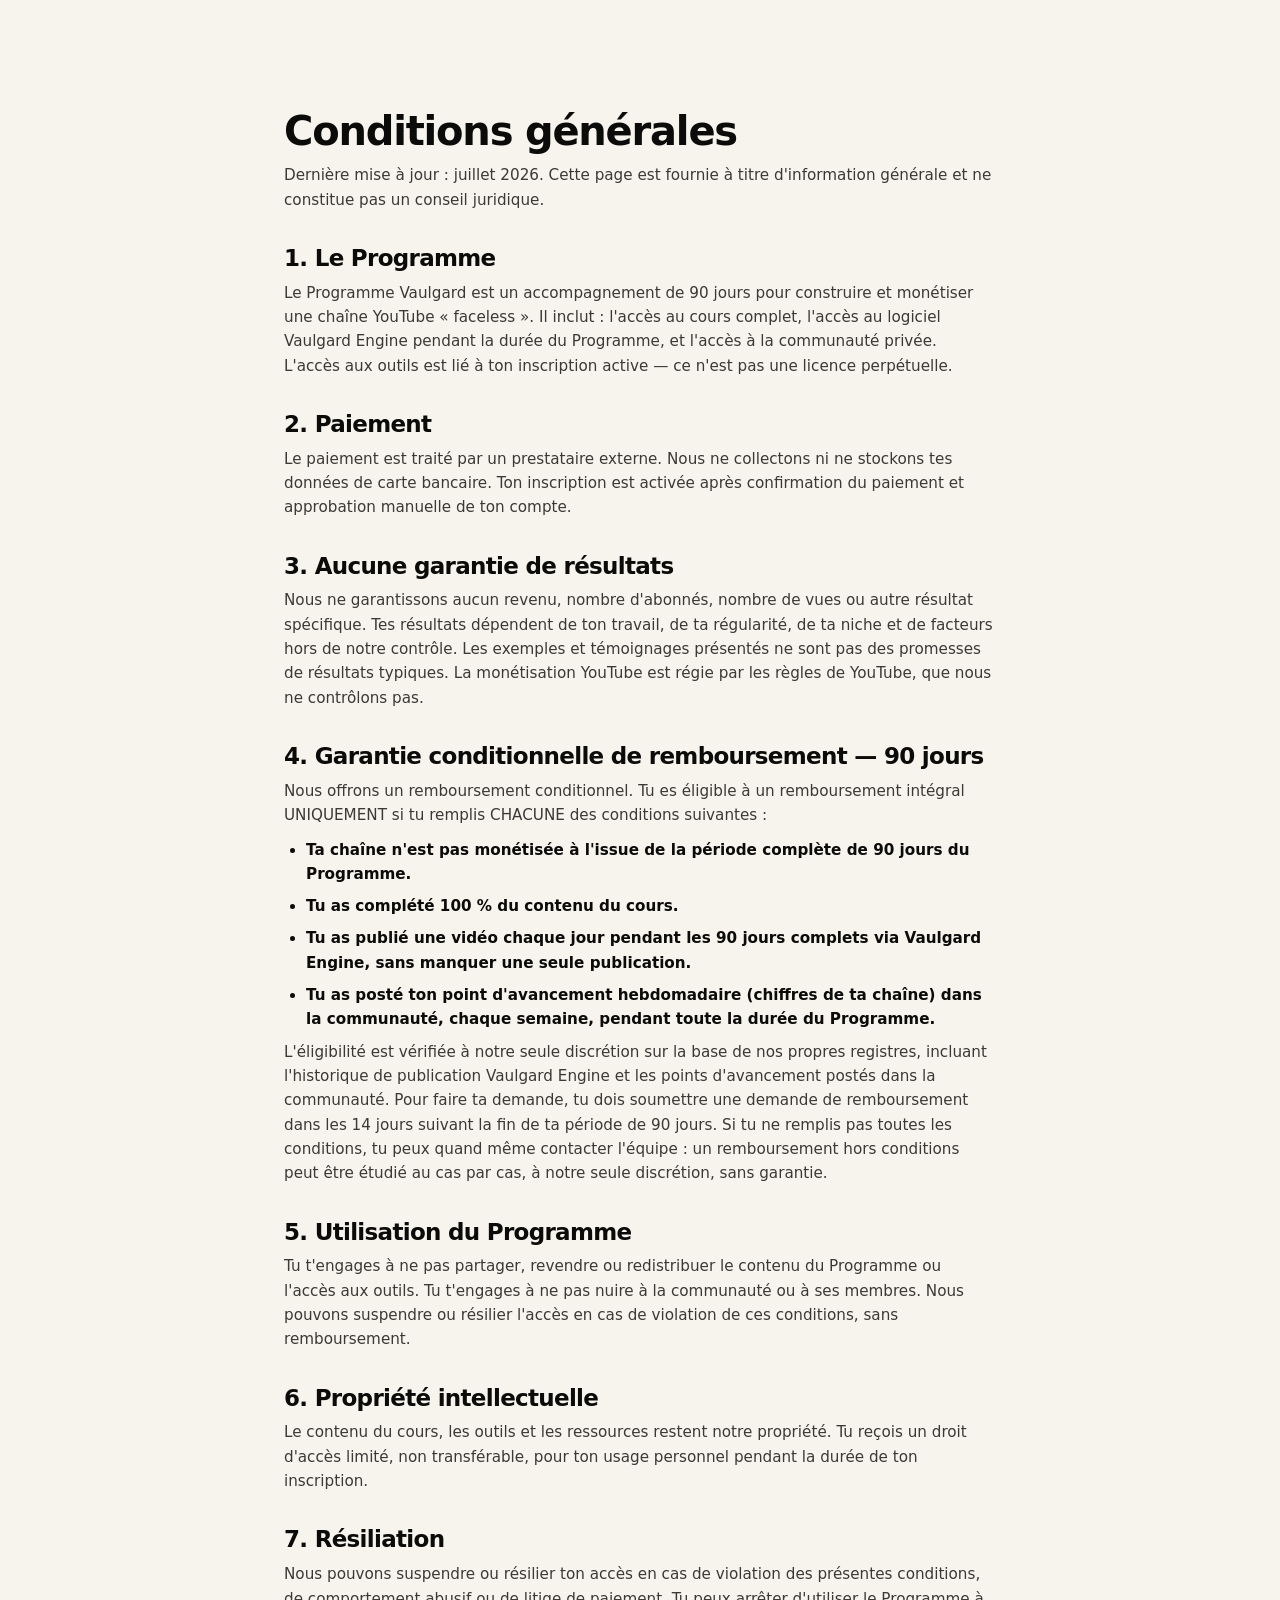
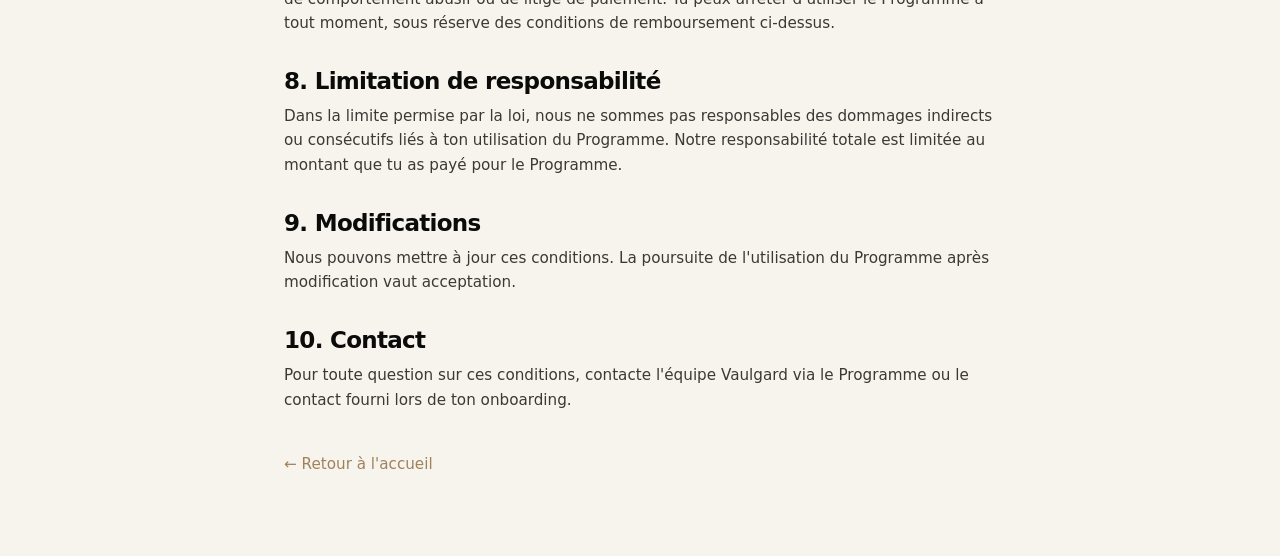
<file: terms.html>
<!DOCTYPE html>
<html lang="fr">
<head>
  <meta charset="utf-8" />
  <meta name="viewport" content="width=device-width, initial-scale=1.0" />
  <title>Conditions générales | Vaulgard</title>
  <link rel="stylesheet" href="style.css" />
</head>
<body>
  <div class="glow"></div>

  <div class="legal">
    <h1>Conditions générales</h1>
    <p class="small">Dernière mise à jour : juillet 2026. Cette page est fournie à titre d'information générale et ne constitue pas un conseil juridique.</p>

    <h2>1. Le Programme</h2>
    <p>Le Programme Vaulgard est un accompagnement de 90 jours pour construire et monétiser une chaîne YouTube « faceless ». Il inclut : l'accès au cours complet, l'accès au logiciel Vaulgard Engine pendant la durée du Programme, et l'accès à la communauté privée. L'accès aux outils est lié à ton inscription active — ce n'est pas une licence perpétuelle.</p>

    <h2>2. Paiement</h2>
    <p>Le paiement est traité par un prestataire externe. Nous ne collectons ni ne stockons tes données de carte bancaire. Ton inscription est activée après confirmation du paiement et approbation manuelle de ton compte.</p>

    <h2>3. Aucune garantie de résultats</h2>
    <p>Nous ne garantissons aucun revenu, nombre d'abonnés, nombre de vues ou autre résultat spécifique. Tes résultats dépendent de ton travail, de ta régularité, de ta niche et de facteurs hors de notre contrôle. Les exemples et témoignages présentés ne sont pas des promesses de résultats typiques. La monétisation YouTube est régie par les règles de YouTube, que nous ne contrôlons pas.</p>

    <h2>4. Garantie conditionnelle de remboursement — 90 jours</h2>
    <p>Nous offrons un remboursement conditionnel. Tu es éligible à un remboursement intégral UNIQUEMENT si tu remplis CHACUNE des conditions suivantes :</p>
    <ul class="conditions">
      <li>Ta chaîne n'est pas monétisée à l'issue de la période complète de 90 jours du Programme.</li>
      <li>Tu as complété 100&nbsp;% du contenu du cours.</li>
      <li>Tu as publié une vidéo chaque jour pendant les 90 jours complets via Vaulgard Engine, sans manquer une seule publication.</li>
      <li>Tu as posté ton point d'avancement hebdomadaire (chiffres de ta chaîne) dans la communauté, chaque semaine, pendant toute la durée du Programme.</li>
    </ul>
    <p>L'éligibilité est vérifiée à notre seule discrétion sur la base de nos propres registres, incluant l'historique de publication Vaulgard Engine et les points d'avancement postés dans la communauté. Pour faire ta demande, tu dois soumettre une demande de remboursement dans les 14 jours suivant la fin de ta période de 90 jours. Si tu ne remplis pas toutes les conditions, tu peux quand même contacter l'équipe : un remboursement hors conditions peut être étudié au cas par cas, à notre seule discrétion, sans garantie.</p>

    <h2>5. Utilisation du Programme</h2>
    <p>Tu t'engages à ne pas partager, revendre ou redistribuer le contenu du Programme ou l'accès aux outils. Tu t'engages à ne pas nuire à la communauté ou à ses membres. Nous pouvons suspendre ou résilier l'accès en cas de violation de ces conditions, sans remboursement.</p>

    <h2>6. Propriété intellectuelle</h2>
    <p>Le contenu du cours, les outils et les ressources restent notre propriété. Tu reçois un droit d'accès limité, non transférable, pour ton usage personnel pendant la durée de ton inscription.</p>

    <h2>7. Résiliation</h2>
    <p>Nous pouvons suspendre ou résilier ton accès en cas de violation des présentes conditions, de comportement abusif ou de litige de paiement. Tu peux arrêter d'utiliser le Programme à tout moment, sous réserve des conditions de remboursement ci-dessus.</p>

    <h2>8. Limitation de responsabilité</h2>
    <p>Dans la limite permise par la loi, nous ne sommes pas responsables des dommages indirects ou consécutifs liés à ton utilisation du Programme. Notre responsabilité totale est limitée au montant que tu as payé pour le Programme.</p>

    <h2>9. Modifications</h2>
    <p>Nous pouvons mettre à jour ces conditions. La poursuite de l'utilisation du Programme après modification vaut acceptation.</p>

    <h2>10. Contact</h2>
    <p>Pour toute question sur ces conditions, contacte l'équipe Vaulgard via le Programme ou le contact fourni lors de ton onboarding.</p>

    <p style="margin-top:40px"><a href="index.html" style="color:var(--emerald)">← Retour à l'accueil</a></p>
  </div>
</body>
</html>
</file>
<file: style.css>
/* VAULGARD — design system officiel (repo vaulgardcom)
   Warm Ivory · Obsidian Black · Deep Bronze (rare)
   "Le luxe vient du vide, pas de la décoration." */
:root {
  color-scheme: light;
  --bg: #f7f4ee;          /* Warm Ivory */
  --bg-tint: #fbf9f4;
  --bg-soft: #efebe1;
  --ink: #0b0b0a;         /* Obsidian Black */
  --ink-soft: #3a3935;
  --ink-mute: #6b665c;
  --ink-faint: #9a9488;
  --accent: #a0825a;      /* Deep Bronze — usage rare */
  --line: #d8d3c8;        /* Soft Stone */
  --line-strong: #c9c3b6;
  --ease-apple: cubic-bezier(0.42, 0, 0.58, 1);
  --ease-out: cubic-bezier(0.16, 1, 0.3, 1);
  --font-display: "Manrope", "Inter", -apple-system, system-ui, sans-serif;
  --font-sans: "Inter", -apple-system, "Helvetica Neue", system-ui, sans-serif;
  --font-mono: "JetBrains Mono", ui-monospace, monospace;

  /* alias de compatibilité */
  --surface: var(--bg-tint);
  --tint: var(--bg-tint);
  --border: var(--line);
  --text: var(--ink);
  --muted: var(--ink-soft);
  --faint: var(--ink-mute);
  --emerald: var(--accent);
  --emerald-deep: #8a6d47;
}

* { box-sizing: border-box; margin: 0; padding: 0; -webkit-tap-highlight-color: transparent; }
html { scroll-behavior: smooth; -webkit-font-smoothing: antialiased; text-rendering: optimizeLegibility; }
body {
  background: var(--bg);
  color: var(--ink);
  font-family: var(--font-sans);
  font-size: 16px;
  line-height: 1.6;
  font-feature-settings: "kern";
  overflow-x: hidden;
}
::selection { background: var(--ink); color: var(--bg); }
a { color: inherit; text-decoration: none; transition: color 0.3s var(--ease-out); }

.glow { display: none; }
.wrap { max-width: 1240px; margin: 0 auto; padding: 0 24px; }
.tcenter { text-align: center; }

/* ---------- typographie ---------- */
h1 {
  font-family: var(--font-display);
  font-weight: 800;
  font-size: clamp(28px, 4.2vw, 48px);
  letter-spacing: -0.03em;
  line-height: 1.08;
  padding-bottom: 0.05em;
  color: var(--ink);
  text-wrap: balance;
}
h2 {
  font-family: var(--font-display);
  font-weight: 600;
  font-size: clamp(26px, 3.6vw, 44px);
  letter-spacing: -0.03em;
  line-height: 1.08;
  color: var(--ink);
}
.g, .emerald { color: var(--accent); font-style: normal; }
.muted { color: var(--ink-soft); }
.small { font-size: 0.82rem; color: var(--ink-mute); }
.serif { font-family: ui-serif, Georgia, serif; font-style: italic; font-weight: 400; letter-spacing: -0.022em; color: var(--ink-soft); }
.serif b { color: var(--ink); font-weight: 500; }

.eyebrow, .section-label {
  font-family: var(--font-mono);
  font-size: 11px;
  text-transform: uppercase;
  letter-spacing: 0.22em;
  color: var(--ink-mute);
  margin-bottom: 14px;
}

/* ---------- nav ---------- */
nav.top {
  position: fixed; inset: 0 0 auto 0; z-index: 50;
  background: rgba(247, 244, 238, 0.72);
  backdrop-filter: saturate(140%) blur(20px);
  -webkit-backdrop-filter: saturate(140%) blur(20px);
  box-shadow: 0 1px 0 rgba(0, 0, 0, 0.04);
}
nav.top .inner {
  max-width: 1080px; margin: 0 auto;
  display: flex; align-items: center; justify-content: space-between;
  height: 64px; padding: 0 20px;
}
nav.top img { height: 28px; width: auto; display: block; opacity: 0.9; }
nav.top img:hover { opacity: 1; }

/* ---------- hero ---------- */
header.hero { padding: 92px 0 34px; text-align: center; background: var(--bg); }
.kicker { font-size: 14px; color: var(--ink-soft); margin-bottom: 12px; }

/* badge du hero — doré (Deep Bronze) */
.hero-badge {
  display: inline-flex; align-items: center; gap: 8px;
  padding: 8px 18px;
  border: 1px solid rgba(160, 130, 90, 0.55);
  border-radius: 999px;
  font-family: var(--font-sans);
  font-size: 12px; font-weight: 700;
  color: #8a6d47;
  text-transform: uppercase;
  letter-spacing: 0.08em;
  background: rgba(160, 130, 90, 0.08);
  margin-bottom: 14px;
}
.hero-badge .dot { width: 7px; height: 7px; border-radius: 50%; background: var(--accent); animation: pulse 1.6s infinite; }

/* surlignage marqueur — « (monétisée en 90 jours) » */
h1 .hl {
  position: relative;
  white-space: nowrap;
  isolation: isolate;
  display: inline-block;
  padding: 0 0.12em;
}
h1 .hl::before {
  content: "";
  position: absolute;
  inset: 14% -0.1em 4% -0.1em;
  background: linear-gradient(100deg, rgba(212, 184, 119, 0.6), rgba(160, 130, 90, 0.42));
  border-radius: 0.16em;
  transform: rotate(-0.6deg);
  z-index: -1;
}

/* « Vaulgard Engine » — italique extra-gras, or métallique */
h1 .engine {
  font-style: italic;
  font-weight: 800;
  background: linear-gradient(100deg, #d4b877 0%, #b8932f 55%, #8a6d47 100%);
  -webkit-background-clip: text;
  background-clip: text;
  color: transparent;
  padding-right: 0.06em;
}
.sub {
  max-width: 720px; margin: 12px auto 0;
  font-family: var(--font-display);
  font-size: clamp(16px, 1.8vw, 20px);
  letter-spacing: -0.022em;
  line-height: 1.25;
  font-weight: 500;
  color: var(--ink);
}

/* ---------- VSL ---------- */
.vsl {
  position: relative; max-width: 760px; margin: 24px auto 0;
  aspect-ratio: 16 / 9;
  border-radius: 20px; overflow: hidden;
  border: 1px solid var(--line);
  box-shadow: 0 2px 4px rgba(0, 0, 0, 0.04), 0 44px 90px -40px rgba(0, 0, 0, 0.32);
  cursor: pointer; background: #0b0b0a;
}
.vsl video { width: 100%; height: 100%; object-fit: cover; }
.vsl .overlay {
  position: absolute; inset: 0;
  display: flex; flex-direction: column; align-items: center; justify-content: center; gap: 16px;
  background: rgba(11, 11, 10, 0.38);
  transition: opacity 0.4s var(--ease-out); color: #f7f4ee; text-align: center;
}
.vsl .play {
  width: 68px; height: 68px; border-radius: 50%;
  background: #f7f4ee;
  display: grid; place-items: center;
  box-shadow: 0 12px 40px rgba(0, 0, 0, 0.45);
  transition: transform 0.4s var(--ease-out);
}
.vsl:hover .play { transform: scale(1.06); }
.vsl .overlay p { font-weight: 500; font-size: 15px; letter-spacing: -0.012em; }

/* ---------- pont ---------- */
.bridge { text-align: center; padding: 64px 0 0; }
.bridge p {
  font-family: var(--font-display); font-weight: 600;
  font-size: clamp(18px, 2.2vw, 26px); letter-spacing: -0.022em;
  color: var(--ink); max-width: 30ch; margin: 0 auto; line-height: 1.25;
}
.arrow-down { font-size: 30px; color: var(--ink-mute); line-height: 1; margin-top: 22px; animation: bob 1.6s ease-in-out infinite; display: inline-block; }
@keyframes bob { 0%, 100% { transform: translateY(0); } 50% { transform: translateY(8px); } }

/* ---------- boutons ---------- */
.btn {
  display: inline-flex; align-items: center; justify-content: center; gap: 8px;
  padding: 14px 26px;
  border-radius: 8px; border: none;
  background: var(--ink); color: #ffffff;
  font-family: var(--font-sans); font-size: 14.5px; font-weight: 500;
  letter-spacing: -0.012em;
  cursor: pointer; text-decoration: none;
  transition: background-color 0.4s var(--ease-out), transform 0.4s var(--ease-out), box-shadow 0.4s var(--ease-out);
  box-shadow: 0 1px 2px rgba(11, 11, 10, 0.16), 0 16px 40px -16px rgba(11, 11, 10, 0.42);
}
.btn:hover { background: #000; transform: translateY(-1px); box-shadow: 0 1px 2px rgba(0,0,0,0.06), 0 18px 40px -16px rgba(11,11,10,0.30); }
.btn:disabled { opacity: 0.55; cursor: default; }
.btn.ghost { background: transparent; color: var(--ink); box-shadow: none; border: 1px solid var(--line-strong); }
.btn.ghost:hover { background: rgba(11, 11, 10, 0.04); }
.cta-note { margin-top: 14px; font-size: 0.83rem; color: var(--ink-mute); }

/* ---------- cartes ---------- */
.card {
  background: var(--bg-tint);
  border: 1px solid var(--line);
  border-radius: 16px;
  padding: 30px;
  box-shadow: 0 1px 2px rgba(0, 0, 0, 0.04), 0 6px 20px -8px rgba(0, 0, 0, 0.1);
}
.card h3 { font-family: var(--font-display); font-size: 1.1rem; font-weight: 600; margin-bottom: 8px; color: var(--ink); }
.card p { color: var(--ink-soft); font-size: 0.95rem; }

/* ---------- réservation ---------- */
.booking-shell { max-width: 960px; margin: 0 auto; padding: 20px 24px 56px; text-align: center; }

@keyframes pulse { 50% { opacity: 0.3; } }

#booking-embed { width: 100%; max-width: 900px; margin: 14px auto 0; }

/* ---------- témoignages vidéo (Wistia) ---------- */
.videos { padding: 52px 0 44px; border-top: 1px solid var(--line); }
.vwide-holder { max-width: 880px; margin: 44px 0 0; }
.vrow {
  display: flex; gap: 16px; overflow-x: auto;
  padding: 36px 4px 16px;
  scroll-snap-type: x mandatory; -webkit-overflow-scrolling: touch;
}
.vrow::-webkit-scrollbar { height: 8px; }
.vrow::-webkit-scrollbar-thumb { background: var(--line-strong); border-radius: 8px; }
.vslot { flex: 0 0 240px; scroll-snap-align: start; }
.vcard {
  position: relative; width: 100%;
  aspect-ratio: 9 / 16;
  border-radius: 24px; overflow: hidden;
  background: radial-gradient(ellipse 60% 70% at 50% 60%, #28282a, #0f0f11);
  box-shadow: 0 1px 2px rgba(0, 0, 0, 0.04), 0 12px 32px -14px rgba(0, 0, 0, 0.16);
  cursor: pointer;
  transition: transform 0.5s var(--ease-out), box-shadow 0.5s var(--ease-out);
}
.vcard:hover { transform: translateY(-2px); box-shadow: 0 2px 4px rgba(0,0,0,0.04), 0 44px 90px -40px rgba(0,0,0,0.32); }
.vcard.wide { aspect-ratio: 16 / 9; border-radius: 28px; }
.vcard img { position: absolute; inset: 0; width: 100%; height: 100%; object-fit: cover; }
.vcard iframe { position: absolute; inset: 0; width: 100%; height: 100%; border: 0; }
.vplay {
  position: absolute; inset: 0; margin: auto;
  width: 56px; height: 56px; border-radius: 50%;
  background: rgba(247, 244, 238, 0.94);
  display: grid; place-items: center;
  box-shadow: 0 10px 34px rgba(0, 0, 0, 0.4);
  transition: transform 0.4s var(--ease-out);
}
.vcard:hover .vplay { transform: scale(1.07); }
.vcard-holder figcaption { margin-top: 14px; }
.vmeta { font-weight: 500; color: var(--ink-mute); font-size: 13px; }

/* carte n°14 — l'histoire du visiteur */
.vcard.cta-card {
  display: flex; flex-direction: column;
  align-items: center; justify-content: center;
  gap: 14px; padding: 24px; text-align: center;
  background: var(--bg-tint);
  border: 1px dashed var(--line-strong);
  box-shadow: none;
}
.cta-card .n14 {
  font-family: var(--font-mono); font-size: 11px;
  letter-spacing: 0.22em; text-transform: uppercase;
  color: var(--accent);
}
.cta-card .cta-line {
  font-family: var(--font-display); font-weight: 700;
  font-size: 22px; letter-spacing: -0.025em; line-height: 1.15;
  color: var(--ink);
}
.cta-card .cta-sub { font-size: 13px; color: var(--ink-mute); max-width: 180px; }
.cta-card .btn { padding: 11px 18px; font-size: 13px; margin-top: 4px; }
.vtag {
  font-family: var(--font-mono);
  font-size: 10px; text-transform: uppercase; letter-spacing: 0.22em;
  color: var(--ink-mute);
}
.vname {
  margin-top: 6px;
  font-family: var(--font-display); font-weight: 600;
  font-size: 16px; letter-spacing: -0.025em; color: var(--ink);
}

/* ---------- page de confirmation ---------- */
.chapters {
  display: flex; flex-wrap: wrap; gap: 8px; justify-content: center;
  max-width: 820px; margin: 18px auto 0;
}
.chapter {
  border: 1px solid var(--line); border-radius: 999px;
  background: var(--bg-tint); color: var(--ink-soft);
  padding: 8px 14px; font-family: var(--font-sans); font-size: 12.5px;
  cursor: pointer; transition: border-color 0.25s, background 0.25s;
}
.chapter b { font-family: var(--font-mono); color: var(--accent); font-weight: 600; margin-right: 4px; }
.chapter:hover { border-color: var(--ink); background: #fff; }

.steps-row { display: grid; grid-template-columns: repeat(3, 1fr); gap: 16px; max-width: 1080px; margin: 0 auto; }
@media (max-width: 820px) { .steps-row { grid-template-columns: 1fr; } }
.step-card { text-align: left; }
.step-n {
  width: 36px; height: 36px; border-radius: 10px;
  background: rgba(160, 130, 90, 0.12); border: 1px solid var(--line-strong);
  color: var(--accent); display: grid; place-items: center;
  font-family: var(--font-mono); font-weight: 600; margin-bottom: 14px;
}
.step-card h3 { font-size: 1rem; }
.step-card p { font-size: 0.9rem; }

.breakout-grid { display: grid; grid-template-columns: repeat(2, 1fr); gap: 22px; margin-top: 32px; max-width: 1080px; }
@media (max-width: 820px) { .breakout-grid { grid-template-columns: 1fr; } }
.vcard.breakout .soon {
  position: absolute; inset: 0; display: grid; place-items: center;
  color: rgba(247, 244, 238, 0.55); font-size: 13.5px; font-family: var(--font-mono);
  letter-spacing: 0.08em; text-transform: uppercase;
}

/* ---------- footer ---------- */
footer { padding: 40px 0 48px; text-align: center; border-top: 1px solid var(--line); display: block; }
footer img { height: 26px; width: auto; margin: 0 auto; display: block; opacity: 0.9; }
.foot-tag { font-family: ui-serif, Georgia, serif; font-style: italic; color: var(--ink-mute); margin-top: 18px; font-size: 16px; letter-spacing: -0.022em; }
.foot-legal { margin-top: 26px; font-size: 12px; color: var(--ink-mute); display: flex; gap: 20px; justify-content: center; flex-wrap: wrap; }
.foot-legal a:hover { color: var(--ink); }

/* reveal */
.reveal { transition: opacity 1.1s var(--ease-out), transform 1.1s var(--ease-out); }
.reveal.in { opacity: 1; transform: none; }

/* ---------- pages légales ---------- */
.legal { max-width: 760px; margin: 0 auto; padding: 110px 24px 70px; }
.legal h1 { font-size: clamp(28px, 4vw, 40px); margin-bottom: 8px; }
.legal h2 { font-size: clamp(18px, 2.4vw, 23px); margin: 34px 0 10px; }
.legal p, .legal li { color: var(--ink-soft); font-size: 0.95rem; margin-bottom: 10px; }
.legal ul { padding-left: 22px; }
.legal .conditions li { color: var(--ink); font-weight: 600; margin-bottom: 8px; }

@media (max-width: 560px) { .vslot { flex-basis: 200px; } }

/* ---------- version compacte : tout tient sans scroller ---------- */
.booking-title { font-family: var(--font-display); font-weight: 700; font-size: clamp(20px, 2.6vw, 28px); letter-spacing: -0.02em; }
@media (max-width: 640px) {
  header.hero { padding: 76px 0 20px; }
  .hero-badge { margin-bottom: 10px; font-size: 10px; padding: 6px 13px; }
  h1 { font-size: 25px; }
  .sub br { display: none; }
  nav.top .btn { white-space: nowrap; padding: 8px 13px !important; font-size: 12px !important; }
  .booking-title { font-size: 19px; }
}
</file>
